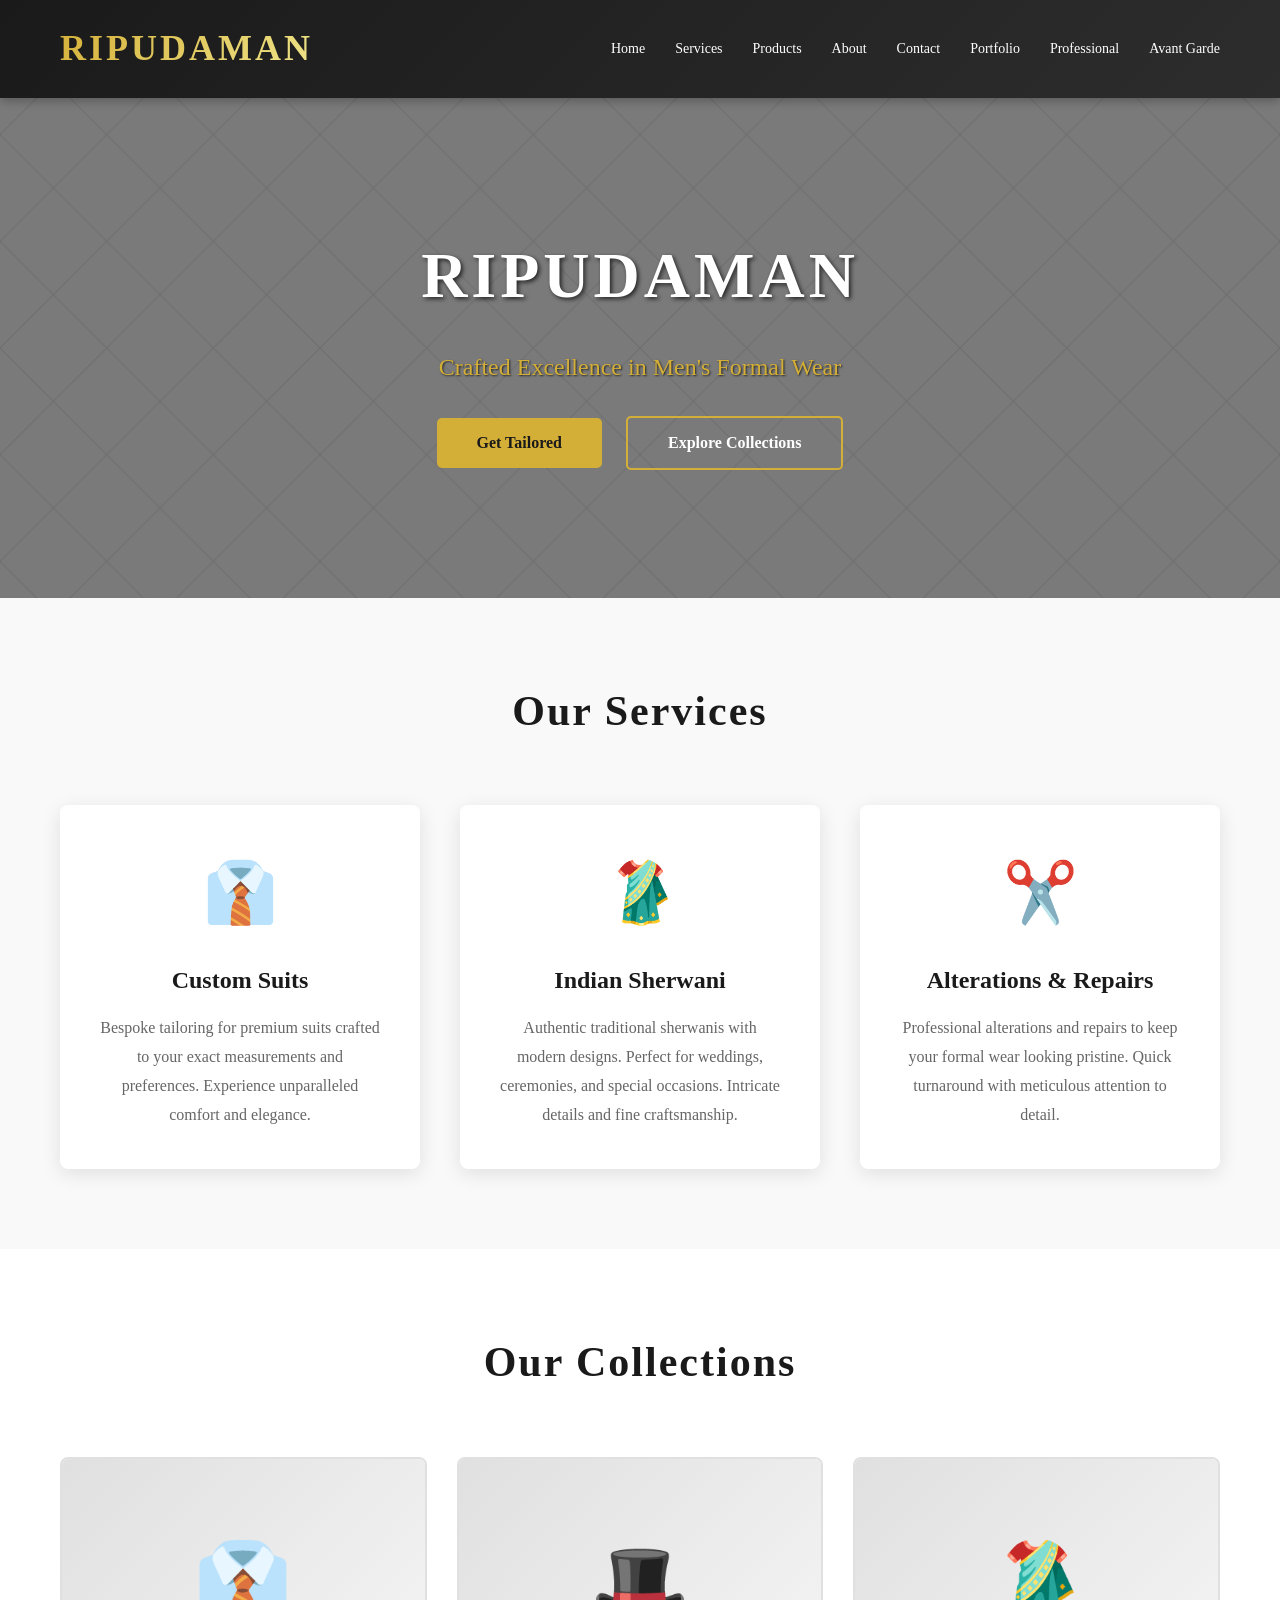
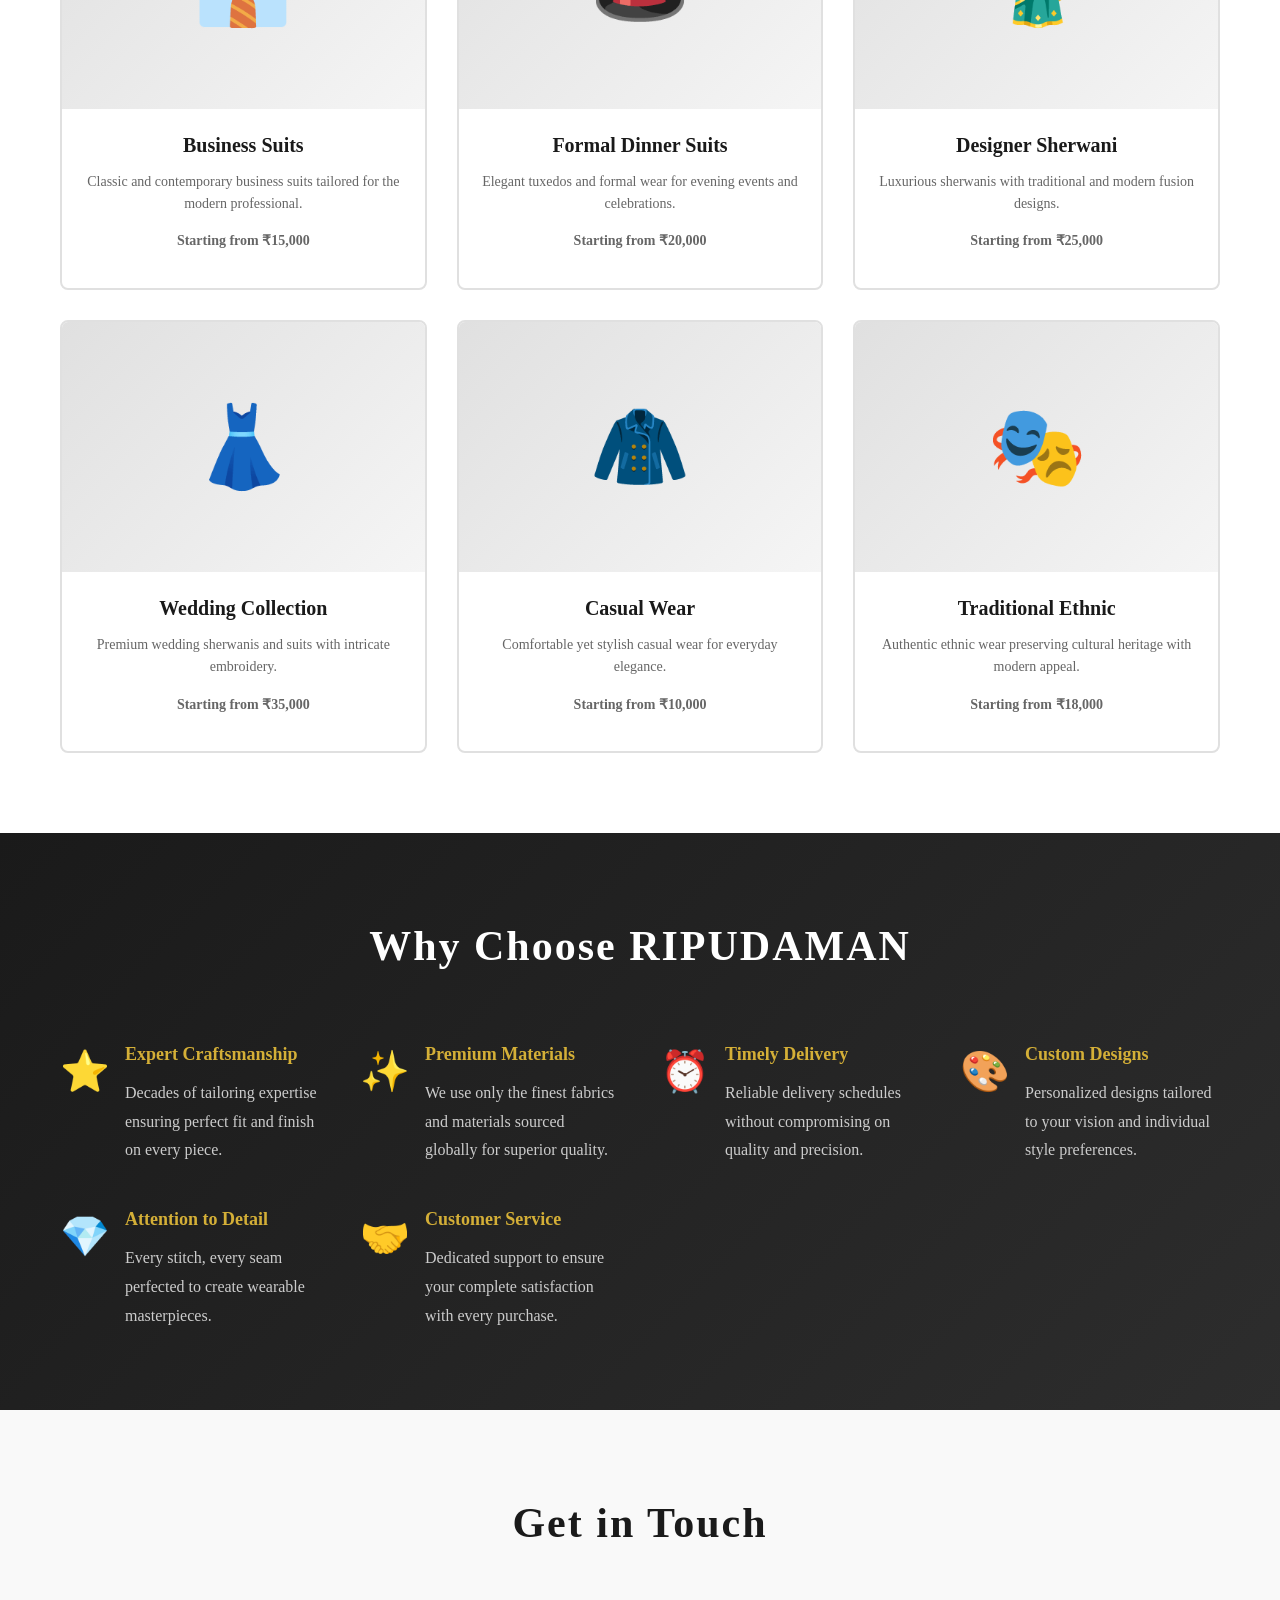
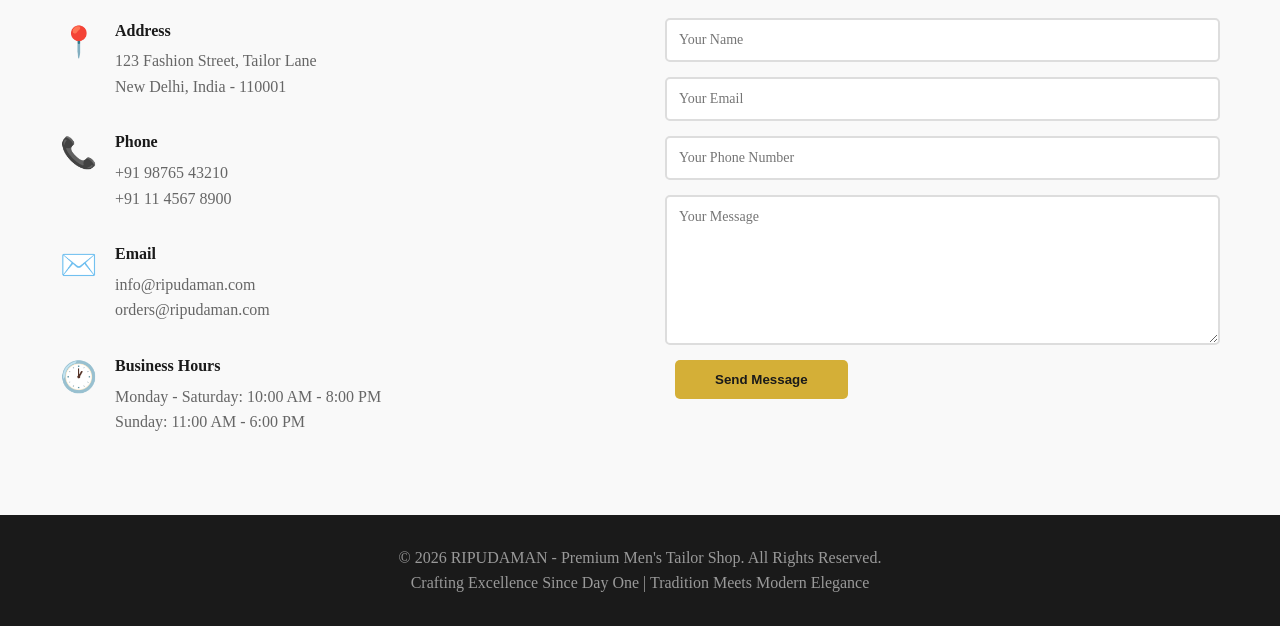
<file: index.html>
<!DOCTYPE html>
<html lang="en">
<head>
    <meta charset="UTF-8">
    <meta name="viewport" content="width=device-width, initial-scale=1.0">
    <title>RIPUDAMAN - Premium Tailor Shop</title>
    <style>
        * {
            margin: 0;
            padding: 0;
            box-sizing: border-box;
        }

        body {
            font-family: 'Georgia', serif;
            line-height: 1.6;
            color: #333;
        }

        /* Header & Navigation */
        header {
            background: linear-gradient(135deg, #1a1a1a 0%, #2d2d2d 100%);
            color: white;
            padding: 20px 0;
            position: sticky;
            top: 0;
            z-index: 1000;
            box-shadow: 0 2px 10px rgba(0,0,0,0.3);
        }

        .container {
            max-width: 1200px;
            margin: 0 auto;
            padding: 0 20px;
        }

        .header-content {
            display: flex;
            justify-content: space-between;
            align-items: center;
        }

        .logo {
            font-family: 'Trajan Pro', 'Georgia', serif;
            font-size: 36px;
            font-weight: bold;
            letter-spacing: 3px;
            background: linear-gradient(135deg, #d4af37 0%, #f0e68c 100%);
            -webkit-background-clip: text;
            -webkit-text-fill-color: transparent;
            background-clip: text;
        }

        nav {
            display: flex;
            gap: 30px;
        }

        nav a {
            color: white;
            text-decoration: none;
            font-size: 14px;
            font-weight: 500;
            transition: color 0.3s;
        }

        nav a:hover {
            color: #d4af37;
        }

        .menu-toggle {
            display: none;
            flex-direction: column;
            cursor: pointer;
            gap: 5px;
        }

        .menu-toggle span {
            width: 25px;
            height: 3px;
            background: white;
            border-radius: 2px;
            transition: all 0.3s;
        }

        .menu-toggle.active span:nth-child(1) {
            transform: rotate(45deg) translate(8px, 8px);
        }

        .menu-toggle.active span:nth-child(2) {
            opacity: 0;
        }

        .menu-toggle.active span:nth-child(3) {
            transform: rotate(-45deg) translate(7px, -7px);
        }

        /* Hero Section */
        .hero {
            background: linear-gradient(rgba(0,0,0,0.5), rgba(0,0,0,0.5)), 
                        url('data:image/svg+xml,<svg xmlns="http://www.w3.org/2000/svg" viewBox="0 0 1200 600"><defs><pattern id="pattern" x="0" y="0" width="100" height="100" patternUnits="userSpaceOnUse"><rect width="100" height="100" fill="%23f5f5f5"/><line x1="0" y1="0" x2="100" y2="100" stroke="%23ddd" stroke-width="1"/><line x1="100" y1="0" x2="0" y2="100" stroke="%23ddd" stroke-width="1"/></pattern></defs><rect width="1200" height="600" fill="%231a1a1a"/><rect width="1200" height="600" fill="url(%23pattern)"/></svg>');
            background-size: cover;
            background-position: center;
            height: 500px;
            display: flex;
            align-items: center;
            justify-content: center;
            text-align: center;
            color: white;
        }

        .hero-content h1 {
            font-family: 'Trajan Pro', 'Georgia', serif;
            font-size: 64px;
            margin-bottom: 20px;
            letter-spacing: 4px;
            text-shadow: 2px 2px 4px rgba(0,0,0,0.7);
        }

        .hero-content p {
            font-size: 24px;
            margin-bottom: 30px;
            color: #d4af37;
            text-shadow: 1px 1px 2px rgba(0,0,0,0.7);
        }

        .cta-button {
            display: inline-block;
            background: #d4af37;
            color: #1a1a1a;
            padding: 12px 40px;
            text-decoration: none;
            border-radius: 5px;
            font-weight: bold;
            transition: all 0.3s;
            margin: 0 10px;
        }

        .cta-button:hover {
            background: #f0e68c;
            transform: translateY(-2px);
            box-shadow: 0 5px 15px rgba(212, 175, 55, 0.3);
        }

        .cta-button-secondary {
            background: transparent;
            color: white;
            border: 2px solid #d4af37;
        }

        .cta-button-secondary:hover {
            background: #d4af37;
            color: #1a1a1a;
        }

        /* Services Section */
        .services {
            padding: 80px 0;
            background: #f9f9f9;
        }

        .section-title {
            font-family: 'Trajan Pro', 'Georgia', serif;
            text-align: center;
            font-size: 42px;
            margin-bottom: 60px;
            letter-spacing: 2px;
            color: #1a1a1a;
        }

        .services-grid {
            display: grid;
            grid-template-columns: repeat(auto-fit, minmax(300px, 1fr));
            gap: 40px;
        }

        .service-card {
            background: white;
            padding: 40px;
            border-radius: 8px;
            text-align: center;
            box-shadow: 0 5px 20px rgba(0,0,0,0.1);
            transition: all 0.3s;
        }

        .service-card:hover {
            transform: translateY(-10px);
            box-shadow: 0 15px 40px rgba(0,0,0,0.2);
        }

        .service-icon {
            font-size: 60px;
            margin-bottom: 20px;
        }

        .service-card h3 {
            font-size: 24px;
            margin-bottom: 15px;
            color: #1a1a1a;
        }

        .service-card p {
            color: #666;
            line-height: 1.8;
        }

        /* Products Section */
        .products {
            padding: 80px 0;
            background: white;
        }

        .products-grid {
            display: grid;
            grid-template-columns: repeat(auto-fit, minmax(280px, 1fr));
            gap: 30px;
            margin-top: 40px;
        }

        .product-card {
            background: white;
            border: 2px solid #e0e0e0;
            border-radius: 8px;
            overflow: hidden;
            transition: all 0.3s;
            text-align: center;
        }

        .product-card:hover {
            border-color: #d4af37;
            box-shadow: 0 10px 30px rgba(212, 175, 55, 0.2);
        }

        .product-image {
            background: linear-gradient(135deg, #e0e0e0 0%, #f5f5f5 100%);
            height: 250px;
            display: flex;
            align-items: center;
            justify-content: center;
            font-size: 80px;
        }

        .product-info {
            padding: 20px;
        }

        .product-card h4 {
            font-size: 20px;
            margin-bottom: 10px;
            color: #1a1a1a;
        }

        .product-card p {
            color: #666;
            font-size: 14px;
            margin-bottom: 15px;
        }

        .price {
            color: #d4af37;
            font-weight: bold;
            font-size: 18px;
        }

        /* Why Choose Us */
        .why-us {
            padding: 80px 0;
            background: linear-gradient(135deg, #1a1a1a 0%, #2d2d2d 100%);
            color: white;
        }

        .why-us .section-title {
            color: white;
        }

        .features {
            display: grid;
            grid-template-columns: repeat(auto-fit, minmax(250px, 1fr));
            gap: 40px;
            margin-top: 50px;
        }

        .feature {
            display: flex;
            gap: 15px;
        }

        .feature-icon {
            font-size: 40px;
            color: #d4af37;
            min-width: 50px;
        }

        .feature-content h4 {
            font-size: 18px;
            margin-bottom: 10px;
            color: #d4af37;
        }

        .feature-content p {
            color: #ccc;
            line-height: 1.8;
        }

        /* Contact Section */
        .contact {
            padding: 80px 0;
            background: #f9f9f9;
        }

        .contact-content {
            display: grid;
            grid-template-columns: 1fr 1fr;
            gap: 50px;
            margin-top: 40px;
        }

        .contact-info {
            display: flex;
            flex-direction: column;
            gap: 30px;
        }

        .contact-item {
            display: flex;
            gap: 15px;
        }

        .contact-item-icon {
            font-size: 30px;
            color: #d4af37;
            min-width: 40px;
        }

        .contact-item-content h4 {
            font-size: 16px;
            margin-bottom: 5px;
            color: #1a1a1a;
        }

        .contact-item-content p {
            color: #666;
        }

        .contact-form {
            display: flex;
            flex-direction: column;
            gap: 15px;
        }

        .contact-form input,
        .contact-form textarea {
            padding: 12px;
            border: 2px solid #ddd;
            border-radius: 5px;
            font-family: 'Georgia', serif;
            font-size: 14px;
        }

        .contact-form input:focus,
        .contact-form textarea:focus {
            outline: none;
            border-color: #d4af37;
        }

        .contact-form textarea {
            resize: vertical;
            min-height: 150px;
        }

        /* Footer */
        footer {
            background: #1a1a1a;
            color: white;
            text-align: center;
            padding: 30px 0;
            margin-top: 0;
        }

        footer p {
            color: #999;
        }

        /* Responsive */
        @media (max-width: 768px) {
            .header-content {
                flex-direction: row;
                justify-content: space-between;
                align-items: center;
            }

            .menu-toggle {
                display: flex;
            }

            nav {
                position: absolute;
                top: 70px;
                left: 0;
                right: 0;
                background: linear-gradient(135deg, #1a1a1a 0%, #2d2d2d 100%);
                flex-direction: column;
                gap: 0;
                text-align: left;
                padding: 0 20px; /* remove vertical padding when closed */
                max-height: 0;
                overflow: hidden;
                transition: max-height 0.3s ease-out, padding 0.2s ease-out;
                pointer-events: none; /* prevent interactions when closed */
            }

            nav.active {
                max-height: 300px;
                padding: 20px; /* restore padding when opened */
                pointer-events: auto;
            }

            nav a {
                padding: 12px 0;
                border-bottom: 1px solid rgba(255, 255, 255, 0.1);
            }

            nav a:last-child {
                border-bottom: none;
            }

            .logo {
                font-size: 24px;
            }

            .hero-content h1 {
                font-size: 36px;
            }

            .hero-content p {
                font-size: 18px;
            }

            .contact-content {
                grid-template-columns: 1fr;
            }

            .section-title {
                font-size: 28px;
            }
        }

        @media (max-width: 480px) {
            .logo {
                font-size: 20px;
                letter-spacing: 1px;
            }

            header {
                padding: 15px 0;
            }

            .hero-content h1 {
                font-size: 28px;
            }

            .hero-content p {
                font-size: 16px;
            }

            .cta-button {
                padding: 10px 25px;
                font-size: 14px;
                margin: 5px;
            }

            .section-title {
                font-size: 24px;
                margin-bottom: 40px;
            }

            .services-grid,
            .products-grid,
            .features {
                gap: 20px;
            }
        }
    </style>
</head>
<body>
    <!-- Header & Navigation -->
    <header>
        <div class="container">
            <div class="header-content">
                <div class="logo">RIPUDAMAN</div>
                <div class="menu-toggle" id="menuToggle">
                    <span></span>
                    <span></span>
                    <span></span>
                </div>
                <nav id="navMenu">
                    <a href="#home">Home</a>
                    <a href="#services">Services</a>
                    <a href="#products">Products</a>
                    <a href="#about">About</a>
                    <a href="#contact">Contact</a>
                    <a href="portfolio.html">Portfolio</a>
                       <a href="professional.html">Professional</a>                    <a href="avant-garde.html">Avant Garde</a>                </nav>
            </div>
        </div>
    </header>

    <!-- Hero Section -->
    <section class="hero" id="home">
        <div class="hero-content">
            <h1>RIPUDAMAN</h1>
            <p>Crafted Excellence in Men's Formal Wear</p>
            <a href="#contact" class="cta-button">Get Tailored</a>
            <a href="#products" class="cta-button cta-button-secondary">Explore Collections</a>
        </div>
    </section>

    <!-- Services Section -->
    <section class="services" id="services">
        <div class="container">
            <h2 class="section-title">Our Services</h2>
            <div class="services-grid">
                <div class="service-card">
                    <div class="service-icon">👔</div>
                    <h3>Custom Suits</h3>
                    <p>Bespoke tailoring for premium suits crafted to your exact measurements and preferences. Experience unparalleled comfort and elegance.</p>
                </div>
                <div class="service-card">
                    <div class="service-icon">🥻</div>
                    <h3>Indian Sherwani</h3>
                    <p>Authentic traditional sherwanis with modern designs. Perfect for weddings, ceremonies, and special occasions. Intricate details and fine craftsmanship.</p>
                </div>
                <div class="service-card">
                    <div class="service-icon">✂️</div>
                    <h3>Alterations & Repairs</h3>
                    <p>Professional alterations and repairs to keep your formal wear looking pristine. Quick turnaround with meticulous attention to detail.</p>
                </div>
            </div>
        </div>
    </section>

    <!-- Products Section -->
    <section class="products" id="products">
        <div class="container">
            <h2 class="section-title">Our Collections</h2>
            <div class="products-grid">
                <div class="product-card">
                    <div class="product-image">👔</div>
                    <div class="product-info">
                        <h4>Business Suits</h4>
                        <p>Classic and contemporary business suits tailored for the modern professional.</p>
                        <p class="price">Starting from ₹15,000</p>
                    </div>
                </div>
                <div class="product-card">
                    <div class="product-image">🎩</div>
                    <div class="product-info">
                        <h4>Formal Dinner Suits</h4>
                        <p>Elegant tuxedos and formal wear for evening events and celebrations.</p>
                        <p class="price">Starting from ₹20,000</p>
                    </div>
                </div>
                <div class="product-card">
                    <div class="product-image">🥻</div>
                    <div class="product-info">
                        <h4>Designer Sherwani</h4>
                        <p>Luxurious sherwanis with traditional and modern fusion designs.</p>
                        <p class="price">Starting from ₹25,000</p>
                    </div>
                </div>
                <div class="product-card">
                    <div class="product-image">👗</div>
                    <div class="product-info">
                        <h4>Wedding Collection</h4>
                        <p>Premium wedding sherwanis and suits with intricate embroidery.</p>
                        <p class="price">Starting from ₹35,000</p>
                    </div>
                </div>
                <div class="product-card">
                    <div class="product-image">🧥</div>
                    <div class="product-info">
                        <h4>Casual Wear</h4>
                        <p>Comfortable yet stylish casual wear for everyday elegance.</p>
                        <p class="price">Starting from ₹10,000</p>
                    </div>
                </div>
                <div class="product-card">
                    <div class="product-image">🎭</div>
                    <div class="product-info">
                        <h4>Traditional Ethnic</h4>
                        <p>Authentic ethnic wear preserving cultural heritage with modern appeal.</p>
                        <p class="price">Starting from ₹18,000</p>
                    </div>
                </div>
            </div>
        </div>
    </section>
    <section>
    <!-- Why Choose Us -->
    <section class="why-us" id="about">
        <div class="container">
            <h2 class="section-title">Why Choose RIPUDAMAN</h2>
            <div class="features">
                <div class="feature">
                    <div class="feature-icon">⭐</div>
                    <div class="feature-content">
                        <h4>Expert Craftsmanship</h4>
                        <p>Decades of tailoring expertise ensuring perfect fit and finish on every piece.</p>
                    </div>
                </div>
                <div class="feature">
                    <div class="feature-icon">✨</div>
                    <div class="feature-content">
                        <h4>Premium Materials</h4>
                        <p>We use only the finest fabrics and materials sourced globally for superior quality.</p>
                    </div>
                </div>
                <div class="feature">
                    <div class="feature-icon">⏰</div>
                    <div class="feature-content">
                        <h4>Timely Delivery</h4>
                        <p>Reliable delivery schedules without compromising on quality and precision.</p>
                    </div>
                </div>
                <div class="feature">
                    <div class="feature-icon">🎨</div>
                    <div class="feature-content">
                        <h4>Custom Designs</h4>
                        <p>Personalized designs tailored to your vision and individual style preferences.</p>
                    </div>
                </div>
                <div class="feature">
                    <div class="feature-icon">💎</div>
                    <div class="feature-content">
                        <h4>Attention to Detail</h4>
                        <p>Every stitch, every seam perfected to create wearable masterpieces.</p>
                    </div>
                </div>
                <div class="feature">
                    <div class="feature-icon">🤝</div>
                    <div class="feature-content">
                        <h4>Customer Service</h4>
                        <p>Dedicated support to ensure your complete satisfaction with every purchase.</p>
                    </div>
                </div>
            </div>
        </div>
    </section>

    <!-- Contact Section -->
    <section class="contact" id="contact">
        <div class="container">
            <h2 class="section-title">Get in Touch</h2>
            <div class="contact-content">
                <div class="contact-info">
                    <div class="contact-item">
                        <div class="contact-item-icon">📍</div>
                        <div class="contact-item-content">
                            <h4>Address</h4>
                            <p>123 Fashion Street, Tailor Lane<br>New Delhi, India - 110001</p>
                        </div>
                    </div>
                    <div class="contact-item">
                        <div class="contact-item-icon">📞</div>
                        <div class="contact-item-content">
                            <h4>Phone</h4>
                            <p>+91 98765 43210<br>+91 11 4567 8900</p>
                        </div>
                    </div>
                    <div class="contact-item">
                        <div class="contact-item-icon">✉️</div>
                        <div class="contact-item-content">
                            <h4>Email</h4>
                            <p>info@ripudaman.com<br>orders@ripudaman.com</p>
                        </div>
                    </div>
                    <div class="contact-item">
                        <div class="contact-item-icon">🕐</div>
                        <div class="contact-item-content">
                            <h4>Business Hours</h4>
                            <p>Monday - Saturday: 10:00 AM - 8:00 PM<br>Sunday: 11:00 AM - 6:00 PM</p>
                        </div>
                    </div>
                </div>
                <form class="contact-form" onsubmit="event.preventDefault(); alert('Thank you! We will contact you soon.');">
                    <input type="text" placeholder="Your Name" required>
                    <input type="email" placeholder="Your Email" required>
                    <input type="tel" placeholder="Your Phone Number">
                    <textarea placeholder="Your Message" required></textarea>
                    <button type="submit" class="cta-button" style="align-self: flex-start; border: none; cursor: pointer;">Send Message</button>
                </form>
            </div>
        </div>
    </section>

    <!-- Footer -->
    <footer>
        <div class="container">
            <p>&copy; 2026 RIPUDAMAN - Premium Men's Tailor Shop. All Rights Reserved.</p>
            <p>Crafting Excellence Since Day One | Tradition Meets Modern Elegance</p>
        </div>
    </footer>

    <script>
        // Mobile menu toggle
        const menuToggle = document.getElementById('menuToggle');
        const navMenu = document.getElementById('navMenu');

        menuToggle.addEventListener('click', () => {
            menuToggle.classList.toggle('active');
            navMenu.classList.toggle('active');
        });

        // Close menu when a link is clicked
        const navLinks = navMenu.querySelectorAll('a');
        navLinks.forEach(link => {
            link.addEventListener('click', () => {
                menuToggle.classList.remove('active');
                navMenu.classList.remove('active');
            });
        });

        // Close menu when clicking outside
        document.addEventListener('click', (e) => {
            if (!e.target.closest('header')) {
                menuToggle.classList.remove('active');
                navMenu.classList.remove('active');
            }
        });
    </script>
</body>
</html>
</file>
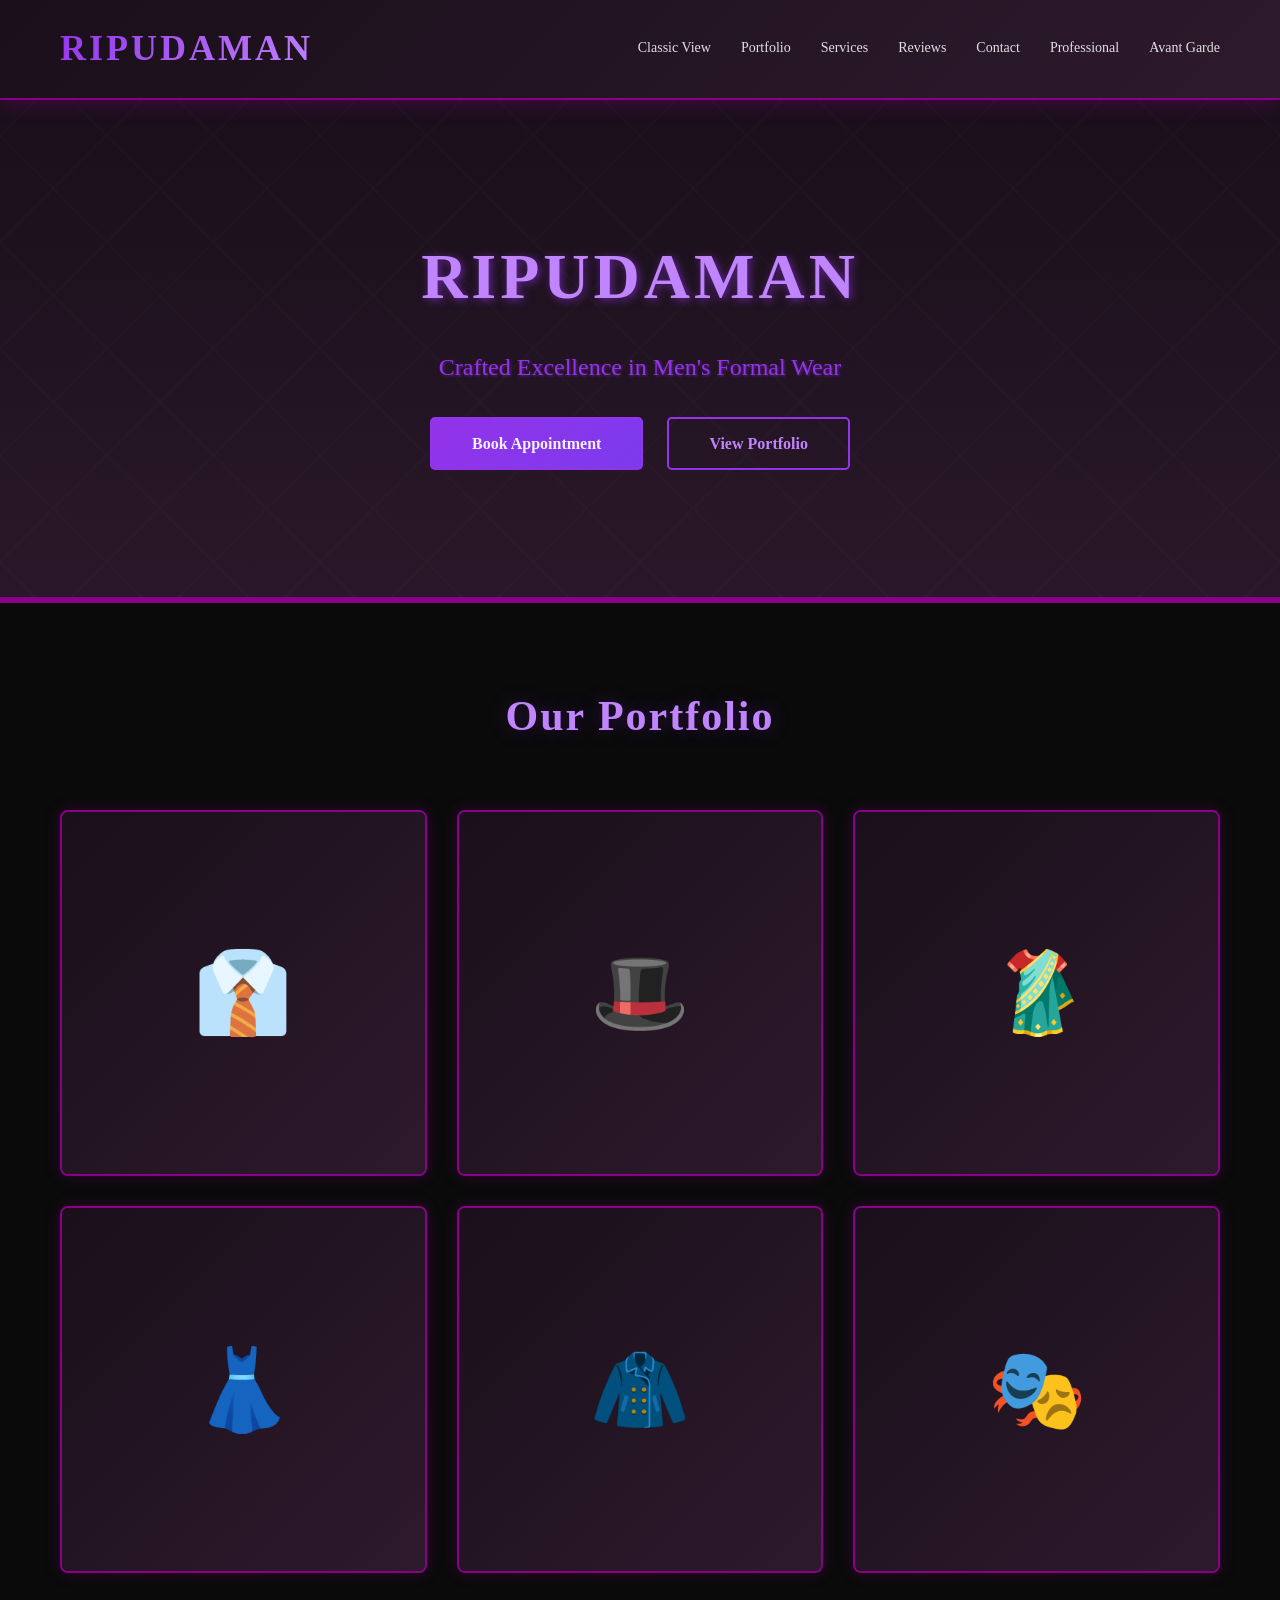
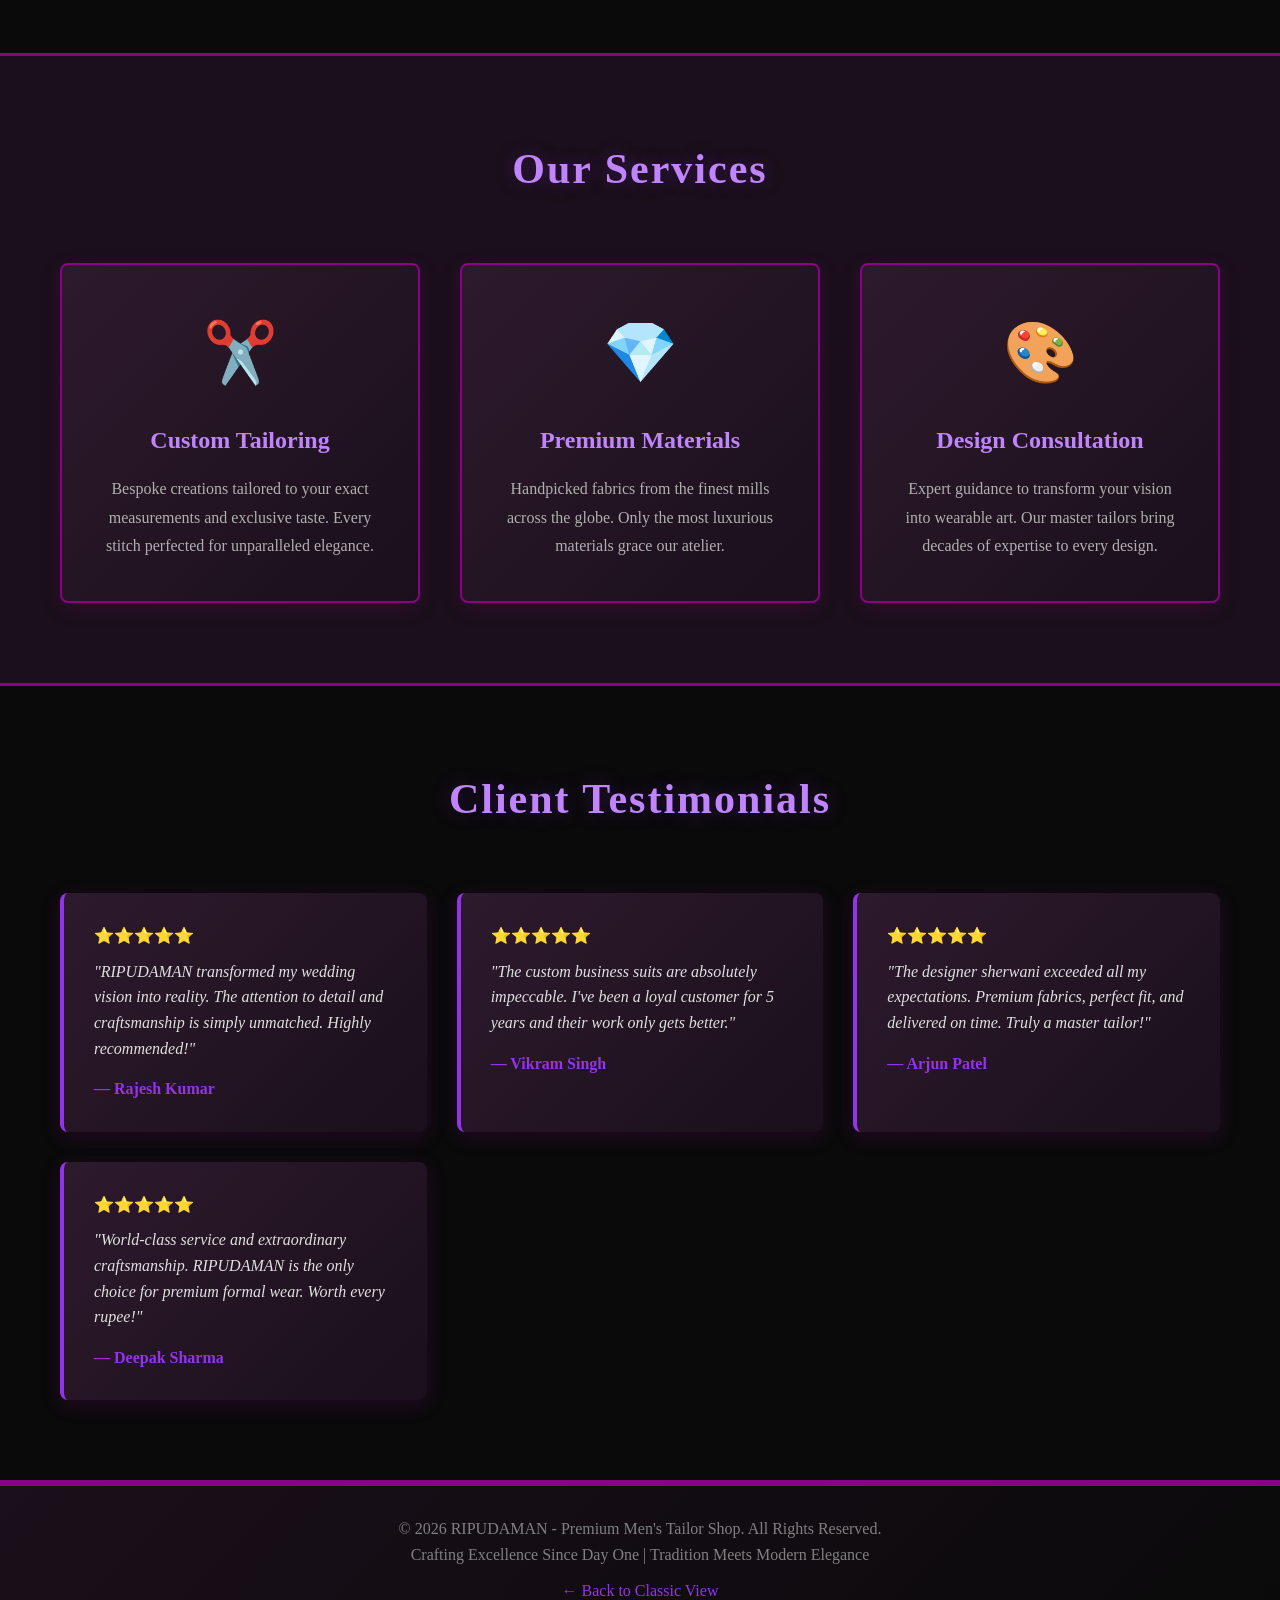
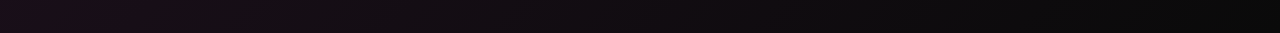
<file: portfolio.html>
<!DOCTYPE html>
<html lang="en">
<head>
    <meta charset="UTF-8">
    <meta name="viewport" content="width=device-width, initial-scale=1.0">
    <title>RIPUDAMAN - Portfolio & Gallery</title>
    <style>
        * {
            margin: 0;
            padding: 0;
            box-sizing: border-box;
        }

        body {
            font-family: 'Georgia', serif;
            line-height: 1.6;
            color: #e0e0e0;
            background: #0a0a0a url('data:image/svg+xml,<svg xmlns="http://www.w3.org/2000/svg" viewBox="0 0 100 100"><defs><pattern id="gothic" x="0" y="0" width="50" height="50" patternUnits="userSpaceOnUse"><circle cx="25" cy="25" r="1" fill="%23332d2d"/><path d="M25 0 L50 25 L25 50 L0 25 Z" stroke="%23332d2d" stroke-width="0.5" fill="none"/></pattern></defs><rect width="100" height="100" fill="%230a0a0a"/><rect width="100" height="100" fill="url(%23gothic)"/></svg>');
        }

        /* Header & Navigation */
        header {
            background: linear-gradient(135deg, #1a0f1a 0%, #2d1a2d 100%);
            color: #e0e0e0;
            padding: 20px 0;
            position: sticky;
            top: 0;
            z-index: 1000;
            box-shadow: 0 2px 20px rgba(139, 0, 139, 0.4);
            border-bottom: 2px solid #8b008b;
        }

        .container {
            max-width: 1200px;
            margin: 0 auto;
            padding: 0 20px;
        }

        .header-content {
            display: flex;
            justify-content: space-between;
            align-items: center;
        }

        .logo {
            font-family: 'Trajan Pro', 'Georgia', serif;
            font-size: 36px;
            font-weight: bold;
            letter-spacing: 3px;
            background: linear-gradient(135deg, #9333ea 0%, #c084fc 100%);
            -webkit-background-clip: text;
            -webkit-text-fill-color: transparent;
            background-clip: text;
        }

        nav {
            display: flex;
            gap: 30px;
        }

        nav a {
            color: #e0e0e0;
            text-decoration: none;
            font-size: 14px;
            font-weight: 500;
            transition: all 0.3s;
            border-bottom: 2px solid transparent;
        }

        nav a:hover {
            color: #9333ea;
            border-bottom: 2px solid #9333ea;
        }

        .menu-toggle {
            display: none;
            flex-direction: column;
            cursor: pointer;
            gap: 5px;
        }

        .menu-toggle span {
            width: 25px;
            height: 3px;
            background: #e0e0e0;
            border-radius: 2px;
            transition: all 0.3s;
        }

        .menu-toggle.active span:nth-child(1) {
            transform: rotate(45deg) translate(8px, 8px);
        }

        .menu-toggle.active span:nth-child(2) {
            opacity: 0;
        }

        .menu-toggle.active span:nth-child(3) {
            transform: rotate(-45deg) translate(7px, -7px);
        }

        /* Hero Section */
        .hero {
            background: linear-gradient(rgba(26, 15, 26, 0.8), rgba(45, 26, 45, 0.8)), 
                        url('data:image/svg+xml,<svg xmlns="http://www.w3.org/2000/svg" viewBox="0 0 1200 600"><defs><pattern id="pattern" x="0" y="0" width="100" height="100" patternUnits="userSpaceOnUse"><rect width="100" height="100" fill="%231a0f1a"/><line x1="0" y1="0" x2="100" y2="100" stroke="%23332d2d" stroke-width="1"/><line x1="100" y1="0" x2="0" y2="100" stroke="%23332d2d" stroke-width="1"/></pattern></defs><rect width="1200" height="600" fill="%230a0a0a"/><rect width="1200" height="600" fill="url(%23pattern)"/></svg>');
            background-size: cover;
            background-position: center;
            height: 500px;
            display: flex;
            align-items: center;
            justify-content: center;
            text-align: center;
            color: #e0e0e0;
            border-bottom: 3px solid #8b008b;
        }

        .hero-content h1 {
            font-family: 'Trajan Pro', 'Georgia', serif;
            font-size: 64px;
            margin-bottom: 20px;
            letter-spacing: 4px;
            text-shadow: 2px 2px 8px rgba(147, 51, 234, 0.6);
            color: #c084fc;
        }

        .hero-content p {
            font-size: 24px;
            margin-bottom: 30px;
            color: #9333ea;
            text-shadow: 1px 1px 3px rgba(147, 51, 234, 0.5);
        }

        .cta-button {
            display: inline-block;
            background: linear-gradient(135deg, #9333ea 0%, #7c3aed 100%);
            color: #f5f1ff;
            padding: 12px 40px;
            text-decoration: none;
            border-radius: 5px;
            font-weight: bold;
            transition: all 0.3s;
            margin: 0 10px;
            border: 2px solid #9333ea;
        }

        .cta-button:hover {
            background: linear-gradient(135deg, #a855f7 0%, #9333ea 100%);
            transform: translateY(-2px);
            box-shadow: 0 5px 20px rgba(147, 51, 234, 0.5);
            border-color: #c084fc;
        }

        .cta-button-secondary {
            background: transparent;
            color: #c084fc;
            border: 2px solid #9333ea;
        }

        .cta-button-secondary:hover {
            background: #9333ea;
            color: #f5f1ff;
        }

        /* Gallery Section */
        .gallery {
            padding: 80px 0;
            background: #0a0a0a;
            border-top: 3px solid #8b008b;
            border-bottom: 3px solid #8b008b;
        }

        .section-title {
            font-family: 'Trajan Pro', 'Georgia', serif;
            text-align: center;
            font-size: 42px;
            margin-bottom: 60px;
            letter-spacing: 2px;
            color: #c084fc;
            text-shadow: 0 0 20px rgba(147, 51, 234, 0.3);
        }

        .gallery-grid {
            display: grid;
            grid-template-columns: repeat(auto-fit, minmax(280px, 1fr));
            gap: 30px;
            margin-top: 40px;
        }

        .gallery-item {
            position: relative;
            overflow: hidden;
            border-radius: 8px;
            border: 2px solid #8b008b;
            aspect-ratio: 1;
            background: #1a0f1a;
            cursor: pointer;
            transition: all 0.3s;
            box-shadow: 0 0 15px rgba(139, 0, 139, 0.3);
        }

        .gallery-item:hover {
            transform: scale(1.05);
            box-shadow: 0 0 30px rgba(147, 51, 234, 0.6);
            border-color: #9333ea;
        }

        .gallery-image {
            width: 100%;
            height: 100%;
            display: flex;
            align-items: center;
            justify-content: center;
            font-size: 80px;
            background: linear-gradient(135deg, #1a0f1a 0%, #2d1a2d 100%);
            transition: all 0.3s;
        }

        .gallery-item:hover .gallery-image {
            transform: scale(1.1);
        }

        .gallery-overlay {
            position: absolute;
            top: 0;
            left: 0;
            right: 0;
            bottom: 0;
            background: rgba(147, 51, 234, 0.7);
            display: flex;
            align-items: center;
            justify-content: center;
            opacity: 0;
            transition: opacity 0.3s;
            z-index: 10;
        }

        .gallery-item:hover .gallery-overlay {
            opacity: 1;
        }

        .gallery-text {
            color: #f5f1ff;
            text-align: center;
            font-weight: bold;
            font-size: 18px;
            text-shadow: 1px 1px 3px rgba(0, 0, 0, 0.8);
        }

        /* Services Section */
        .services {
            padding: 80px 0;
            background: #1a0f1a;
        }

        .services-grid {
            display: grid;
            grid-template-columns: repeat(auto-fit, minmax(300px, 1fr));
            gap: 40px;
        }

        .service-card {
            background: linear-gradient(135deg, #2d1a2d 0%, #1a0f1a 100%);
            padding: 40px;
            border-radius: 8px;
            text-align: center;
            box-shadow: 0 5px 20px rgba(139, 0, 139, 0.2);
            transition: all 0.3s;
            border: 2px solid #8b008b;
        }

        .service-card:hover {
            transform: translateY(-10px);
            box-shadow: 0 15px 40px rgba(147, 51, 234, 0.3);
            border-color: #9333ea;
        }

        .service-icon {
            font-size: 60px;
            margin-bottom: 20px;
        }

        .service-card h3 {
            font-size: 24px;
            margin-bottom: 15px;
            color: #c084fc;
        }

        .service-card p {
            color: #b0b0b0;
            line-height: 1.8;
        }

        /* Testimonials */
        .testimonials {
            padding: 80px 0;
            background: #0a0a0a;
            border-top: 3px solid #8b008b;
            border-bottom: 3px solid #8b008b;
        }

        .testimonials-grid {
            display: grid;
            grid-template-columns: repeat(auto-fit, minmax(320px, 1fr));
            gap: 30px;
            margin-top: 40px;
        }

        .testimonial-card {
            background: linear-gradient(135deg, #2d1a2d 0%, #1a0f1a 100%);
            padding: 30px;
            border-radius: 8px;
            border-left: 4px solid #9333ea;
            box-shadow: 0 5px 20px rgba(139, 0, 139, 0.2);
            transition: all 0.3s;
        }

        .testimonial-card:hover {
            box-shadow: 0 10px 30px rgba(147, 51, 234, 0.4);
            transform: translateX(5px);
        }

        .testimonial-text {
            color: #e0e0e0;
            margin-bottom: 15px;
            font-style: italic;
        }

        .testimonial-author {
            color: #9333ea;
            font-weight: bold;
        }

        .testimonial-rating {
            color: #c084fc;
            margin-bottom: 10px;
        }

        /* Footer */
        footer {
            background: linear-gradient(135deg, #1a0f1a 0%, #0a0a0a 100%);
            color: #b0b0b0;
            text-align: center;
            padding: 30px 0;
            margin-top: 0;
            border-top: 3px solid #8b008b;
        }

        footer p {
            color: #808080;
        }

        /* Responsive */
        @media (max-width: 768px) {
            .header-content {
                flex-direction: row;
                justify-content: space-between;
                align-items: center;
            }

            .menu-toggle {
                display: flex;
            }

            nav {
                position: absolute;
                top: 70px;
                left: 0;
                right: 0;
                background: linear-gradient(135deg, #1a0f1a 0%, #2d1a2d 100%);
                flex-direction: column;
                gap: 0;
                text-align: left;
                padding: 0 20px;
                max-height: 0;
                overflow: hidden;
                transition: max-height 0.3s ease-out, padding 0.2s ease-out;
                pointer-events: none;
                border-bottom: 2px solid #8b008b;
            }

            nav.active {
                max-height: 300px;
                padding: 20px;
                pointer-events: auto;
            }

            nav a {
                padding: 12px 0;
                border-bottom: 1px solid rgba(147, 51, 234, 0.2);
            }

            nav a:last-child {
                border-bottom: none;
            }

            .logo {
                font-size: 24px;
            }

            .hero-content h1 {
                font-size: 36px;
            }

            .hero-content p {
                font-size: 18px;
            }

            .section-title {
                font-size: 28px;
            }
        }

        @media (max-width: 480px) {
            .logo {
                font-size: 20px;
                letter-spacing: 1px;
            }

            header {
                padding: 15px 0;
            }

            .hero-content h1 {
                font-size: 28px;
            }

            .hero-content p {
                font-size: 16px;
            }

            .cta-button {
                padding: 10px 25px;
                font-size: 14px;
                margin: 5px;
            }

            .section-title {
                font-size: 24px;
                margin-bottom: 40px;
            }

            .gallery-grid,
            .services-grid,
            .testimonials-grid {
                gap: 20px;
            }
        }
    </style>
</head>
<body>
    <!-- Header & Navigation -->
    <header>
        <div class="container">
            <div class="header-content">
                <div class="logo">RIPUDAMAN</div>
                <div class="menu-toggle" id="menuToggle">
                    <span></span>
                    <span></span>
                    <span></span>
                </div>
                <nav id="navMenu">
                    <a href="index.html">Classic View</a>
                    <a href="#gallery">Portfolio</a>
                    <a href="#services">Services</a>
                    <a href="#testimonials">Reviews</a>
                    <a href="#contact">Contact</a>
                       <a href="professional.html">Professional</a>                    <a href="avant-garde.html">Avant Garde</a>                </nav>
            </div>
        </div>
    </header>

    <!-- Hero Section -->
    <section class="hero" id="home">
        <div class="hero-content">
            <h1>RIPUDAMAN</h1>
            <p>Crafted Excellence in Men's Formal Wear</p>
            <a href="#contact" class="cta-button">Book Appointment</a>
            <a href="#gallery" class="cta-button cta-button-secondary">View Portfolio</a>
        </div>
    </section>

    <!-- Gallery Section -->
    <section class="gallery" id="gallery">
        <div class="container">
            <h2 class="section-title">Our Portfolio</h2>
            <div class="gallery-grid">
                <div class="gallery-item">
                    <div class="gallery-image">👔</div>
                    <div class="gallery-overlay">
                        <div class="gallery-text">Custom Business Suit</div>
                    </div>
                </div>
                <div class="gallery-item">
                    <div class="gallery-image">🎩</div>
                    <div class="gallery-overlay">
                        <div class="gallery-text">Formal Tuxedo</div>
                    </div>
                </div>
                <div class="gallery-item">
                    <div class="gallery-image">🥻</div>
                    <div class="gallery-overlay">
                        <div class="gallery-text">Designer Sherwani</div>
                    </div>
                </div>
                <div class="gallery-item">
                    <div class="gallery-image">👗</div>
                    <div class="gallery-overlay">
                        <div class="gallery-text">Wedding Collection</div>
                    </div>
                </div>
                <div class="gallery-item">
                    <div class="gallery-image">🧥</div>
                    <div class="gallery-overlay">
                        <div class="gallery-text">Premium Blazer</div>
                    </div>
                </div>
                <div class="gallery-item">
                    <div class="gallery-image">🎭</div>
                    <div class="gallery-overlay">
                        <div class="gallery-text">Ethnic Masterpiece</div>
                    </div>
                </div>
            </div>
        </div>
    </section>

    <!-- Services Section -->
    <section class="services" id="services">
        <div class="container">
            <h2 class="section-title">Our Services</h2>
            <div class="services-grid">
                <div class="service-card">
                    <div class="service-icon">✂️</div>
                    <h3>Custom Tailoring</h3>
                    <p>Bespoke creations tailored to your exact measurements and exclusive taste. Every stitch perfected for unparalleled elegance.</p>
                </div>
                <div class="service-card">
                    <div class="service-icon">💎</div>
                    <h3>Premium Materials</h3>
                    <p>Handpicked fabrics from the finest mills across the globe. Only the most luxurious materials grace our atelier.</p>
                </div>
                <div class="service-card">
                    <div class="service-icon">🎨</div>
                    <h3>Design Consultation</h3>
                    <p>Expert guidance to transform your vision into wearable art. Our master tailors bring decades of expertise to every design.</p>
                </div>
            </div>
        </div>
    </section>

    <!-- Testimonials Section -->
    <section class="testimonials" id="testimonials">
        <div class="container">
            <h2 class="section-title">Client Testimonials</h2>
            <div class="testimonials-grid">
                <div class="testimonial-card">
                    <div class="testimonial-rating">⭐⭐⭐⭐⭐</div>
                    <div class="testimonial-text">"RIPUDAMAN transformed my wedding vision into reality. The attention to detail and craftsmanship is simply unmatched. Highly recommended!"</div>
                    <div class="testimonial-author">— Rajesh Kumar</div>
                </div>
                <div class="testimonial-card">
                    <div class="testimonial-rating">⭐⭐⭐⭐⭐</div>
                    <div class="testimonial-text">"The custom business suits are absolutely impeccable. I've been a loyal customer for 5 years and their work only gets better."</div>
                    <div class="testimonial-author">— Vikram Singh</div>
                </div>
                <div class="testimonial-card">
                    <div class="testimonial-rating">⭐⭐⭐⭐⭐</div>
                    <div class="testimonial-text">"The designer sherwani exceeded all my expectations. Premium fabrics, perfect fit, and delivered on time. Truly a master tailor!"</div>
                    <div class="testimonial-author">— Arjun Patel</div>
                </div>
                <div class="testimonial-card">
                    <div class="testimonial-rating">⭐⭐⭐⭐⭐</div>
                    <div class="testimonial-text">"World-class service and extraordinary craftsmanship. RIPUDAMAN is the only choice for premium formal wear. Worth every rupee!"</div>
                    <div class="testimonial-author">— Deepak Sharma</div>
                </div>
            </div>
        </div>
    </section>

    <!-- Footer -->
    <footer>
        <div class="container">
            <p>&copy; 2026 RIPUDAMAN - Premium Men's Tailor Shop. All Rights Reserved.</p>
            <p>Crafting Excellence Since Day One | Tradition Meets Modern Elegance</p>
            <p style="margin-top: 10px;"><a href="index.html" style="color: #9333ea; text-decoration: none;">← Back to Classic View</a></p>
        </div>
    </footer>

    <script>
        // Mobile menu toggle
        const menuToggle = document.getElementById('menuToggle');
        const navMenu = document.getElementById('navMenu');

        menuToggle.addEventListener('click', () => {
            menuToggle.classList.toggle('active');
            navMenu.classList.toggle('active');
        });

        // Close menu when a link is clicked
        const navLinks = navMenu.querySelectorAll('a');
        navLinks.forEach(link => {
            link.addEventListener('click', () => {
                menuToggle.classList.remove('active');
                navMenu.classList.remove('active');
            });
        });

        // Close menu when clicking outside
        document.addEventListener('click', (e) => {
            if (!e.target.closest('header')) {
                menuToggle.classList.remove('active');
                navMenu.classList.remove('active');
            }
        });

        // Gallery item click handler
        document.querySelectorAll('.gallery-item').forEach(item => {
            item.addEventListener('click', function() {
                const text = this.querySelector('.gallery-text').textContent;
                alert('Viewing: ' + text);
            });
        });
    </script>
</body>
</html>
</file>
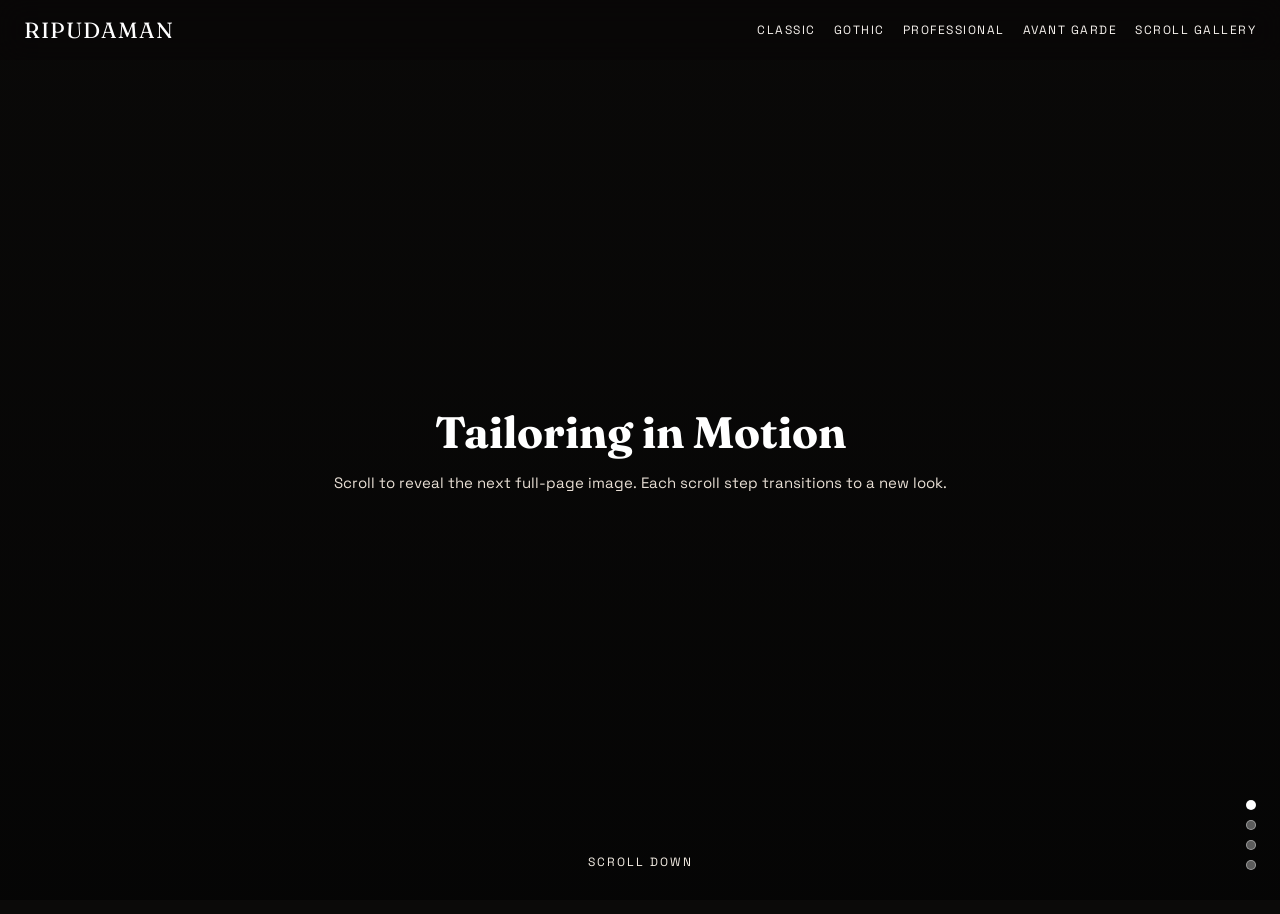
<file: scroll-gallery.html>
<!DOCTYPE html>
<html lang="en">
<head>
    <meta charset="UTF-8">
    <meta name="viewport" content="width=device-width, initial-scale=1.0">
    <title>RIPUDAMAN - Scroll Gallery</title>
    <link href="https://fonts.googleapis.com/css2?family=Fraunces:wght@600;700&family=Space+Grotesk:wght@400;500;600&display=swap" rel="stylesheet">
    <style>
        :root {
            --ink: #0e0d0b;
            --paper: #f5f0e9;
            --accent: #c1783a;
        }

        * {
            margin: 0;
            padding: 0;
            box-sizing: border-box;
        }

        html,
        body {
            height: 100%;
        }

        body {
            font-family: "Space Grotesk", sans-serif;
            background: #0b0a09;
            color: #ffffff;
            overflow: hidden;
        }

        header {
            position: fixed;
            top: 0;
            left: 0;
            right: 0;
            z-index: 10;
            padding: 16px 24px;
            display: flex;
            justify-content: space-between;
            align-items: center;
            background: rgba(8, 7, 6, 0.55);
            backdrop-filter: blur(14px);
        }

        .logo {
            font-family: "Fraunces", serif;
            letter-spacing: 1px;
            font-size: 22px;
        }

        nav {
            display: flex;
            gap: 18px;
            flex-wrap: wrap;
            justify-content: flex-end;
        }

        nav a {
            color: #f7f3ee;
            text-decoration: none;
            font-size: 12px;
            text-transform: uppercase;
            letter-spacing: 1.5px;
        }

        nav a:hover {
            color: var(--accent);
        }

        .gallery {
            height: 100vh;
            height: 100svh;
            width: 100vw;
            position: relative;
            display: flex;
            align-items: center;
            justify-content: center;
            touch-action: pan-y;
        }

        .slide {
            position: absolute;
            inset: 0;
            background-size: cover;
            background-position: center;
            transition: opacity 0.7s ease, transform 0.7s ease;
            opacity: 0;
            transform: scale(1.03);
        }

        .slide.active {
            opacity: 1;
            transform: scale(1);
        }

        .overlay {
            position: absolute;
            inset: 0;
            background: linear-gradient(180deg, rgba(4,4,4,0.2) 0%, rgba(4,4,4,0.55) 65%, rgba(4,4,4,0.8) 100%);
        }

        .caption {
            position: relative;
            z-index: 2;
            text-align: center;
            max-width: 680px;
            padding: 0 24px;
        }

        .caption h1 {
            font-family: "Fraunces", serif;
            font-size: 44px;
            line-height: 1.1;
            margin-bottom: 16px;
        }

        .caption p {
            font-size: 15px;
            color: #e8dfd5;
        }

        .scroll-hint {
            position: absolute;
            bottom: 30px;
            left: 50%;
            transform: translateX(-50%);
            font-size: 12px;
            letter-spacing: 2px;
            text-transform: uppercase;
            color: #f6efe6;
            z-index: 2;
        }

        .dots {
            position: absolute;
            right: 24px;
            bottom: 30px;
            display: flex;
            flex-direction: column;
            gap: 10px;
            z-index: 2;
        }

        .dot {
            width: 10px;
            height: 10px;
            border-radius: 50%;
            background: rgba(255, 255, 255, 0.35);
            border: 1px solid rgba(255, 255, 255, 0.4);
        }

        .dot.active {
            background: #ffffff;
        }

        @media (max-width: 720px) {
            header {
                flex-direction: column;
                align-items: flex-start;
                gap: 8px;
                padding: 14px 18px;
            }

            nav {
                justify-content: flex-start;
                gap: 12px;
            }

            .caption h1 {
                font-size: 30px;
            }
        }
    </style>
</head>
<body>
    <header>
        <div class="logo">RIPUDAMAN</div>
        <nav>
            <a href="index.html">Classic</a>
            <a href="portfolio.html">Gothic</a>
            <a href="professional.html">Professional</a>
            <a href="avant-garde.html">Avant Garde</a>
            <a href="scroll-gallery.html">Scroll Gallery</a>
        </nav>
    </header>

    <main class="gallery" id="gallery">
        <div class="slide active" style="background-image: url('https://images.unsplash.com/photo-1490481651871-ab68de25d43d?auto=format&fit=crop&w=1600&q=80');"></div>
        <div class="slide" style="background-image: url('https://images.unsplash.com/photo-1503342394128-c104d54dba01?auto=format&fit=crop&w=1600&q=80');"></div>
        <div class="slide" style="background-image: url('https://images.unsplash.com/photo-1521572163474-6864f9cf17ab?auto=format&fit=crop&w=1600&q=80');"></div>
        <div class="slide" style="background-image: url('https://images.unsplash.com/photo-1487412720507-e7ab37603c6f?auto=format&fit=crop&w=1600&q=80');"></div>
        <div class="overlay"></div>
        <div class="caption" id="caption">
            <h1>Tailoring in Motion</h1>
            <p>Scroll to reveal the next full-page image. Each scroll step transitions to a new look.</p>
        </div>
        <div class="scroll-hint">Scroll Down</div>
        <div class="dots" id="dots"></div>
    </main>

    <script>
        const slides = Array.from(document.querySelectorAll(".slide"));
        const dotsContainer = document.getElementById("dots");
        let currentIndex = 0;
        let isThrottled = false;
        let touchStartY = 0;
        let touchEndY = 0;

        const copy = [
            {
                title: "Tailoring in Motion",
                body: "Scroll to reveal the next full-page image. Each scroll step transitions to a new look."
            },
            {
                title: "Midnight Tuxedo",
                body: "A cinematic silhouette with a satin lapel and a crisp structured shoulder."
            },
            {
                title: "Signature Wool",
                body: "Precision cuts and fabric texture that moves with every step."
            },
            {
                title: "Linen Capsule",
                body: "Lightweight, airy tailoring designed for summer celebrations."
            }
        ];

        const captionTitle = document.querySelector(".caption h1");
        const captionBody = document.querySelector(".caption p");

        function renderDots() {
            dotsContainer.innerHTML = "";
            slides.forEach((_, index) => {
                const dot = document.createElement("span");
                dot.className = "dot" + (index === currentIndex ? " active" : "");
                dotsContainer.appendChild(dot);
            });
        }

        function showSlide(index) {
            slides.forEach((slide, i) => {
                slide.classList.toggle("active", i === index);
            });

            captionTitle.textContent = copy[index].title;
            captionBody.textContent = copy[index].body;
            renderDots();
        }

        function changeSlide(direction) {
            if (isThrottled) return;
            isThrottled = true;

            currentIndex = (currentIndex + direction + slides.length) % slides.length;
            showSlide(currentIndex);

            setTimeout(() => {
                isThrottled = false;
            }, 700);
        }

        window.addEventListener("wheel", (event) => {
            if (event.deltaY > 30) {
                changeSlide(1);
            } else if (event.deltaY < -30) {
                changeSlide(-1);
            }
        }, { passive: true });

        window.addEventListener("touchstart", (event) => {
            touchStartY = event.touches[0].clientY;
        }, { passive: true });

        window.addEventListener("touchend", (event) => {
            touchEndY = event.changedTouches[0].clientY;
            const distance = touchStartY - touchEndY;
            if (Math.abs(distance) < 40) return;
            changeSlide(distance > 0 ? 1 : -1);
        });

        window.addEventListener("keydown", (event) => {
            if (event.key === "ArrowDown") {
                changeSlide(1);
            }
            if (event.key === "ArrowUp") {
                changeSlide(-1);
            }
        });

        renderDots();
    </script>
</body>
</html>
</file>
